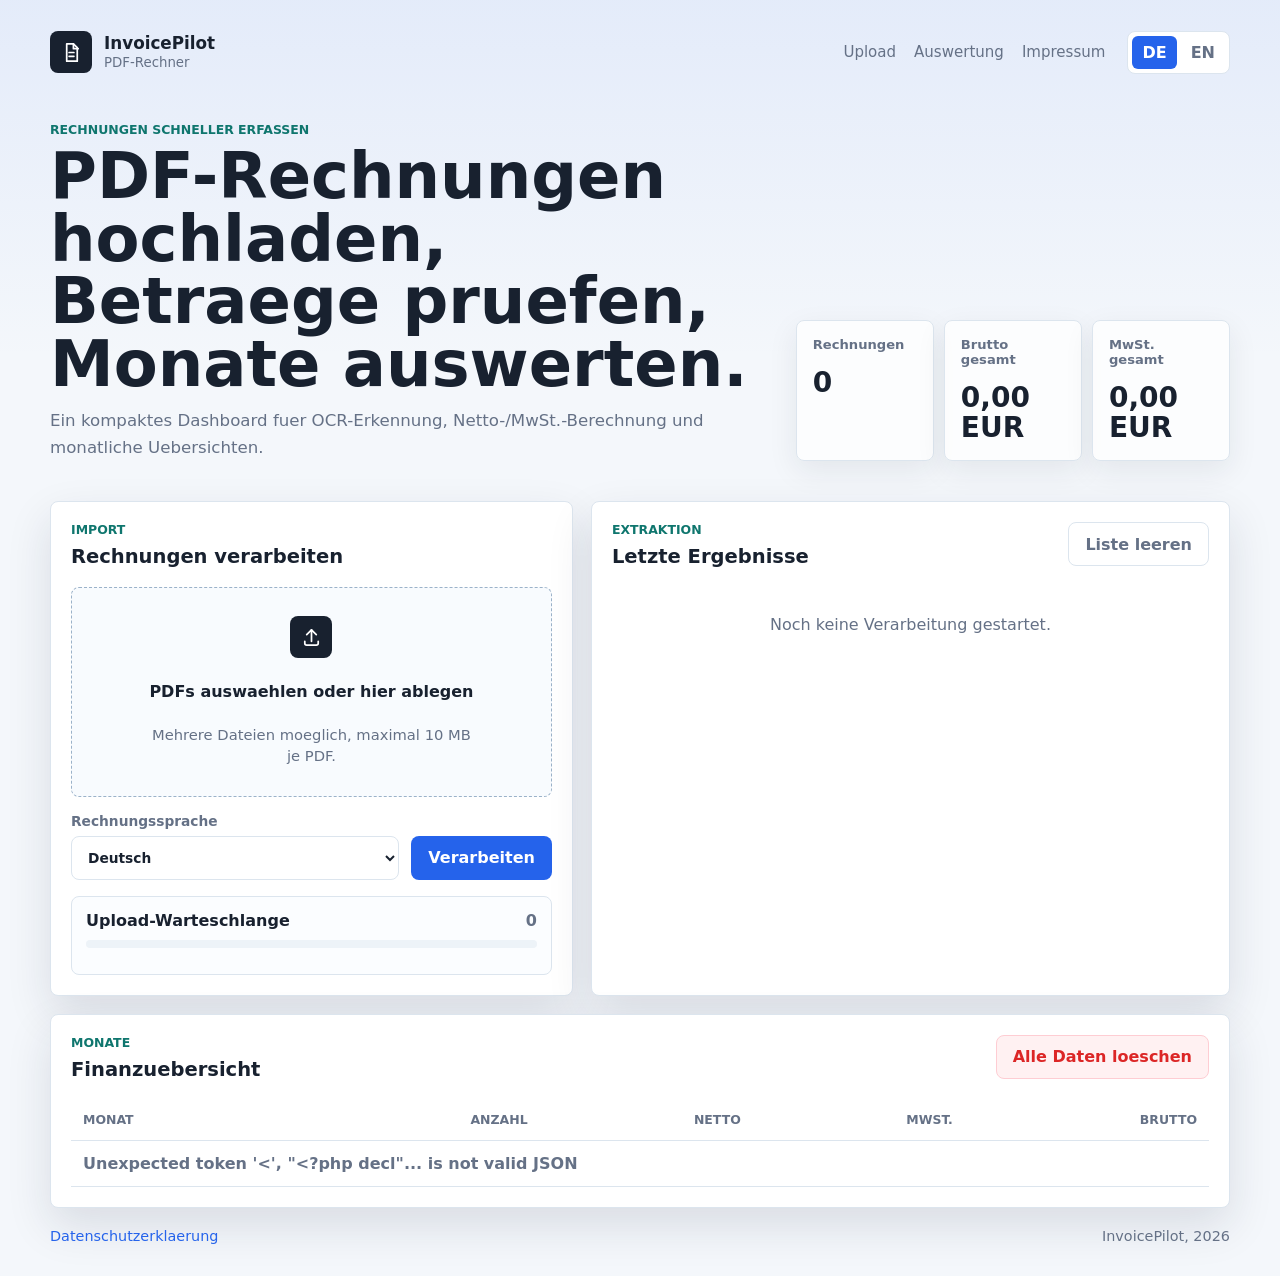
<file: index.html>
<!DOCTYPE html>
<html lang="de">
<head>
    <meta charset="UTF-8">
    <meta name="viewport" content="width=device-width, initial-scale=1.0">
    <title>InvoicePilot - PDF-Rechner</title>
    <link rel="stylesheet" href="style.css">
</head>
<body>
    <div class="app-shell">
        <header class="topbar">
            <a class="brand" href="index.html" aria-label="InvoicePilot Startseite">
                <span class="brand-mark" aria-hidden="true">
                    <svg viewBox="0 0 24 24" role="img">
                        <path d="M7 3h7l4 4v14H7V3Z"></path>
                        <path d="M14 3v5h5"></path>
                        <path d="M9.5 12h5"></path>
                        <path d="M9.5 16h5"></path>
                    </svg>
                </span>
                <span>
                    <strong>InvoicePilot</strong>
                    <small data-i18n="brandSubtitle">PDF-Rechner</small>
                </span>
            </a>

            <nav class="topnav" aria-label="Hauptnavigation">
                <a href="#upload" data-i18n="navUpload">Upload</a>
                <a href="#summary" data-i18n="navSummary">Auswertung</a>
                <a href="impressum.html">Impressum</a>
            </nav>

            <div class="language-switcher" aria-label="Sprache">
                <button type="button" class="lang-btn" id="langDe" data-lang="de">DE</button>
                <button type="button" class="lang-btn" id="langEn" data-lang="en">EN</button>
            </div>
        </header>

        <main>
            <section class="hero-section">
                <div class="hero-copy">
                    <p class="eyebrow" data-i18n="eyebrow">Rechnungen schneller erfassen</p>
                    <h1 data-i18n="heroTitle">PDF-Rechnungen hochladen, Beträge prüfen, Monate auswerten.</h1>
                    <p class="hero-text" data-i18n="heroText">Ein kompaktes Dashboard fuer OCR-Erkennung, Netto-/MwSt.-Berechnung und monatliche Uebersichten.</p>
                </div>
                <div class="metric-grid" id="metricGrid" aria-live="polite">
                    <article class="metric-tile">
                        <span data-i18n="metricInvoices">Rechnungen</span>
                        <strong id="metricInvoices">0</strong>
                    </article>
                    <article class="metric-tile">
                        <span data-i18n="metricGross">Brutto gesamt</span>
                        <strong id="metricGross">0,00 EUR</strong>
                    </article>
                    <article class="metric-tile">
                        <span data-i18n="metricVat">MwSt. gesamt</span>
                        <strong id="metricVat">0,00 EUR</strong>
                    </article>
                </div>
            </section>

            <section class="workspace-grid">
                <section class="panel upload-panel" id="upload">
                    <div class="panel-heading">
                        <div>
                            <p class="section-kicker" data-i18n="uploadKicker">Import</p>
                            <h2 data-i18n="uploadTitle">Rechnungen verarbeiten</h2>
                        </div>
                    </div>

                    <form id="uploadForm" enctype="multipart/form-data">
                        <label class="drop-zone" id="dropZone" for="pdfFile">
                            <input type="file" id="pdfFile" name="pdfFile" accept="application/pdf,.pdf" multiple required>
                            <span class="drop-icon" aria-hidden="true">
                                <svg viewBox="0 0 24 24" role="img">
                                    <path d="M12 16V4"></path>
                                    <path d="m7 9 5-5 5 5"></path>
                                    <path d="M5 16v2a2 2 0 0 0 2 2h10a2 2 0 0 0 2-2v-2"></path>
                                </svg>
                            </span>
                            <span class="drop-title" data-i18n="dropTitle">PDFs auswaehlen oder hier ablegen</span>
                            <span class="drop-help" data-i18n="dropHelp">Mehrere Dateien moeglich, maximal 10 MB je PDF.</span>
                        </label>

                        <div class="form-row">
                            <label class="field">
                                <span data-i18n="languageLabel">Rechnungssprache</span>
                                <select id="language" name="language">
                                    <option value="de">Deutsch</option>
                                    <option value="en">English</option>
                                    <option value="fr">Francais</option>
                                    <option value="es">Espanol</option>
                                    <option value="it">Italiano</option>
                                    <option value="pt">Portugues</option>
                                    <option value="nl">Nederlands</option>
                                    <option value="pl">Polski</option>
                                    <option value="tr">Turkce</option>
                                </select>
                            </label>
                            <button type="submit" class="primary-action" id="processBtn">
                                <span data-i18n="processBtn">Verarbeiten</span>
                            </button>
                        </div>
                    </form>

                    <div class="queue-panel" aria-live="polite">
                        <div class="queue-header">
                            <strong data-i18n="queueTitle">Upload-Warteschlange</strong>
                            <span id="queueCount">0</span>
                        </div>
                        <div class="progress-track" aria-hidden="true">
                            <div class="progress-fill" id="progressBar"></div>
                        </div>
                        <div class="file-list" id="fileList"></div>
                    </div>
                </section>

                <section class="panel results-panel">
                    <div class="panel-heading">
                        <div>
                            <p class="section-kicker" data-i18n="resultsKicker">Extraktion</p>
                            <h2 data-i18n="resultsTitle">Letzte Ergebnisse</h2>
                        </div>
                        <button type="button" class="ghost-action" id="clearResults" data-i18n="clearResults">Liste leeren</button>
                    </div>
                    <div class="status-message" id="uploadStatus"></div>
                    <div class="result-list" id="resultList">
                        <div class="empty-state" data-i18n="emptyResults">Noch keine Verarbeitung gestartet.</div>
                    </div>
                </section>
            </section>

            <section class="panel summary-panel" id="summary">
                <div class="panel-heading">
                    <div>
                        <p class="section-kicker" data-i18n="summaryKicker">Monate</p>
                        <h2 data-i18n="summaryTitle">Finanzuebersicht</h2>
                    </div>
                    <button type="button" class="danger-action" id="clearAll" data-i18n="deleteAll">Alle Daten loeschen</button>
                </div>

                <div class="summary-table-wrap">
                    <table class="summary-table">
                        <thead>
                            <tr>
                                <th data-i18n="monthCol">Monat</th>
                                <th data-i18n="countCol">Anzahl</th>
                                <th data-i18n="netCol">Netto</th>
                                <th data-i18n="vatCol">MwSt.</th>
                                <th data-i18n="grossCol">Brutto</th>
                            </tr>
                        </thead>
                        <tbody id="summaryBody">
                            <tr>
                                <td colspan="5" class="empty-cell" data-i18n="emptySummary">Noch keine Rechnungen verarbeitet.</td>
                            </tr>
                        </tbody>
                    </table>
                </div>
            </section>
        </main>

        <footer class="main-footer">
            <a href="datenschutzerklaerung.html">Datenschutzerklaerung</a>
            <span>InvoicePilot, 2026</span>
        </footer>
    </div>

    <script src="script.js"></script>
</body>
</html>
</file>
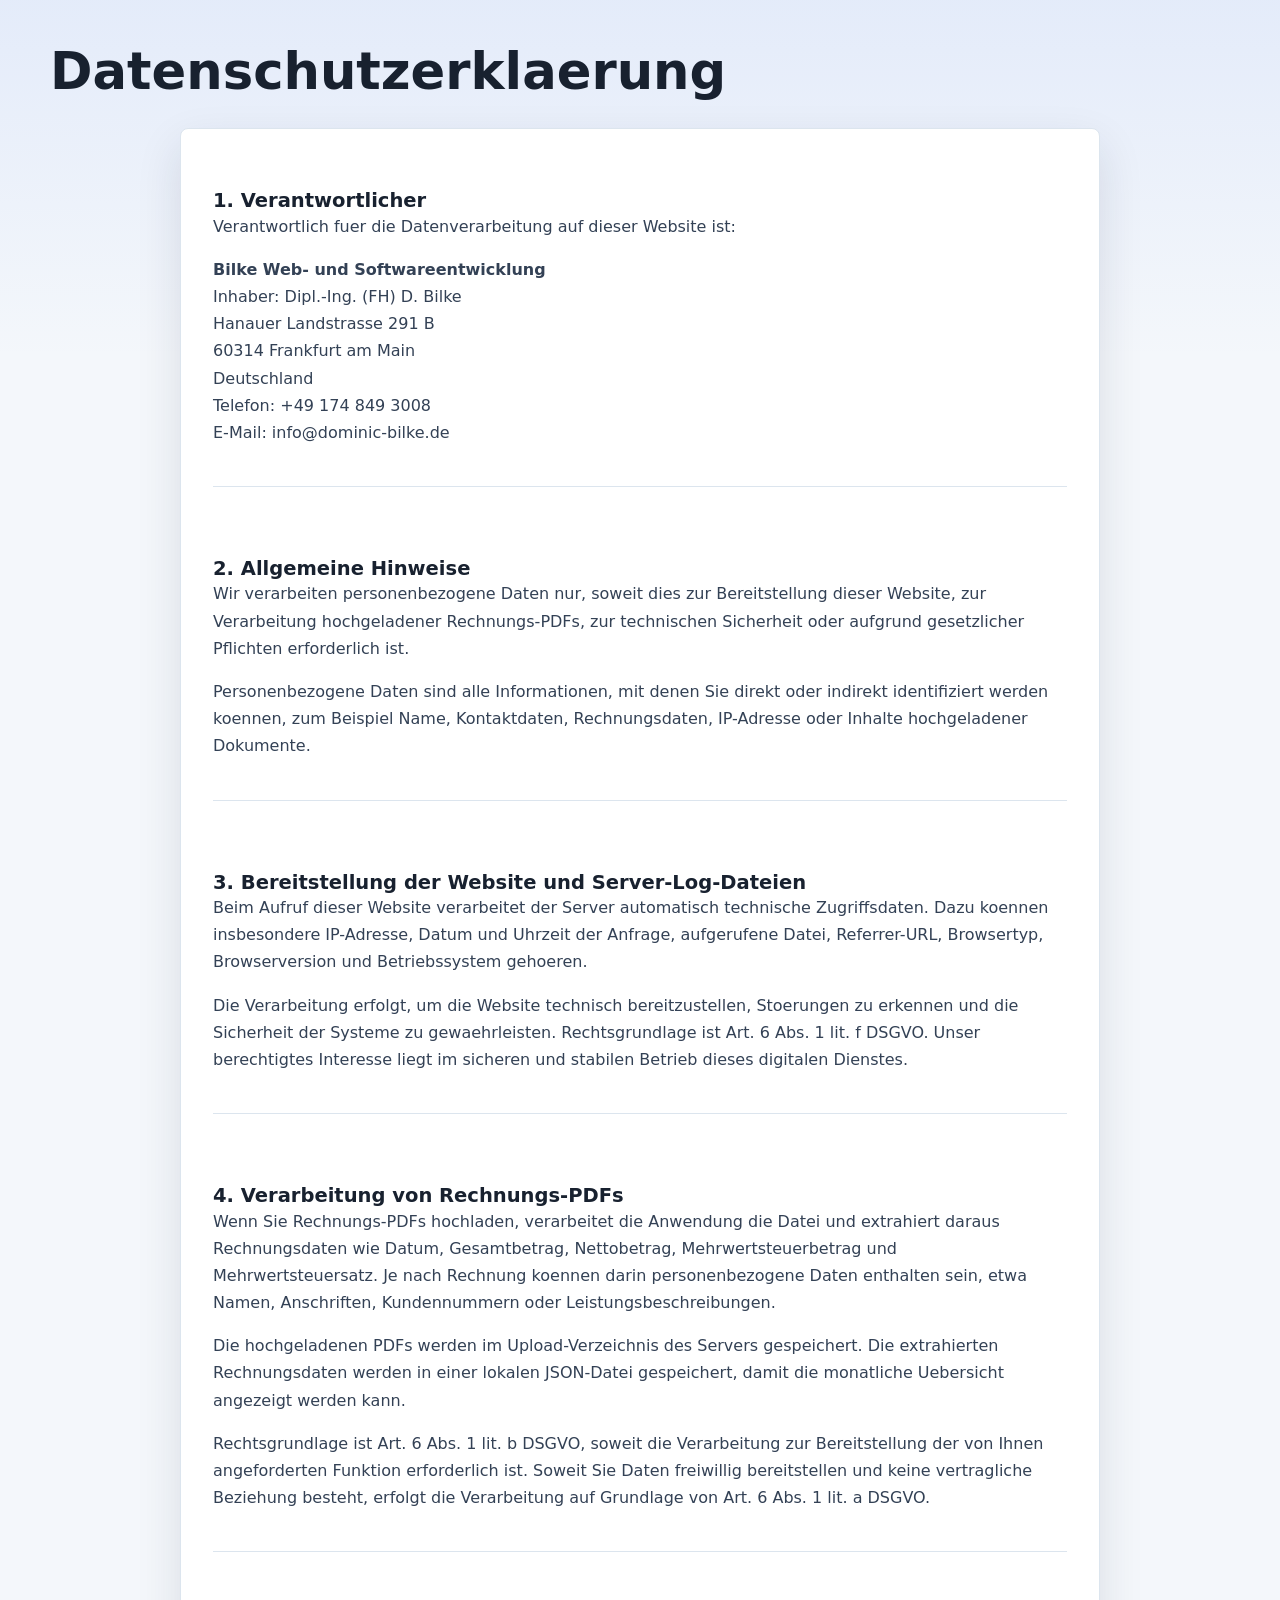
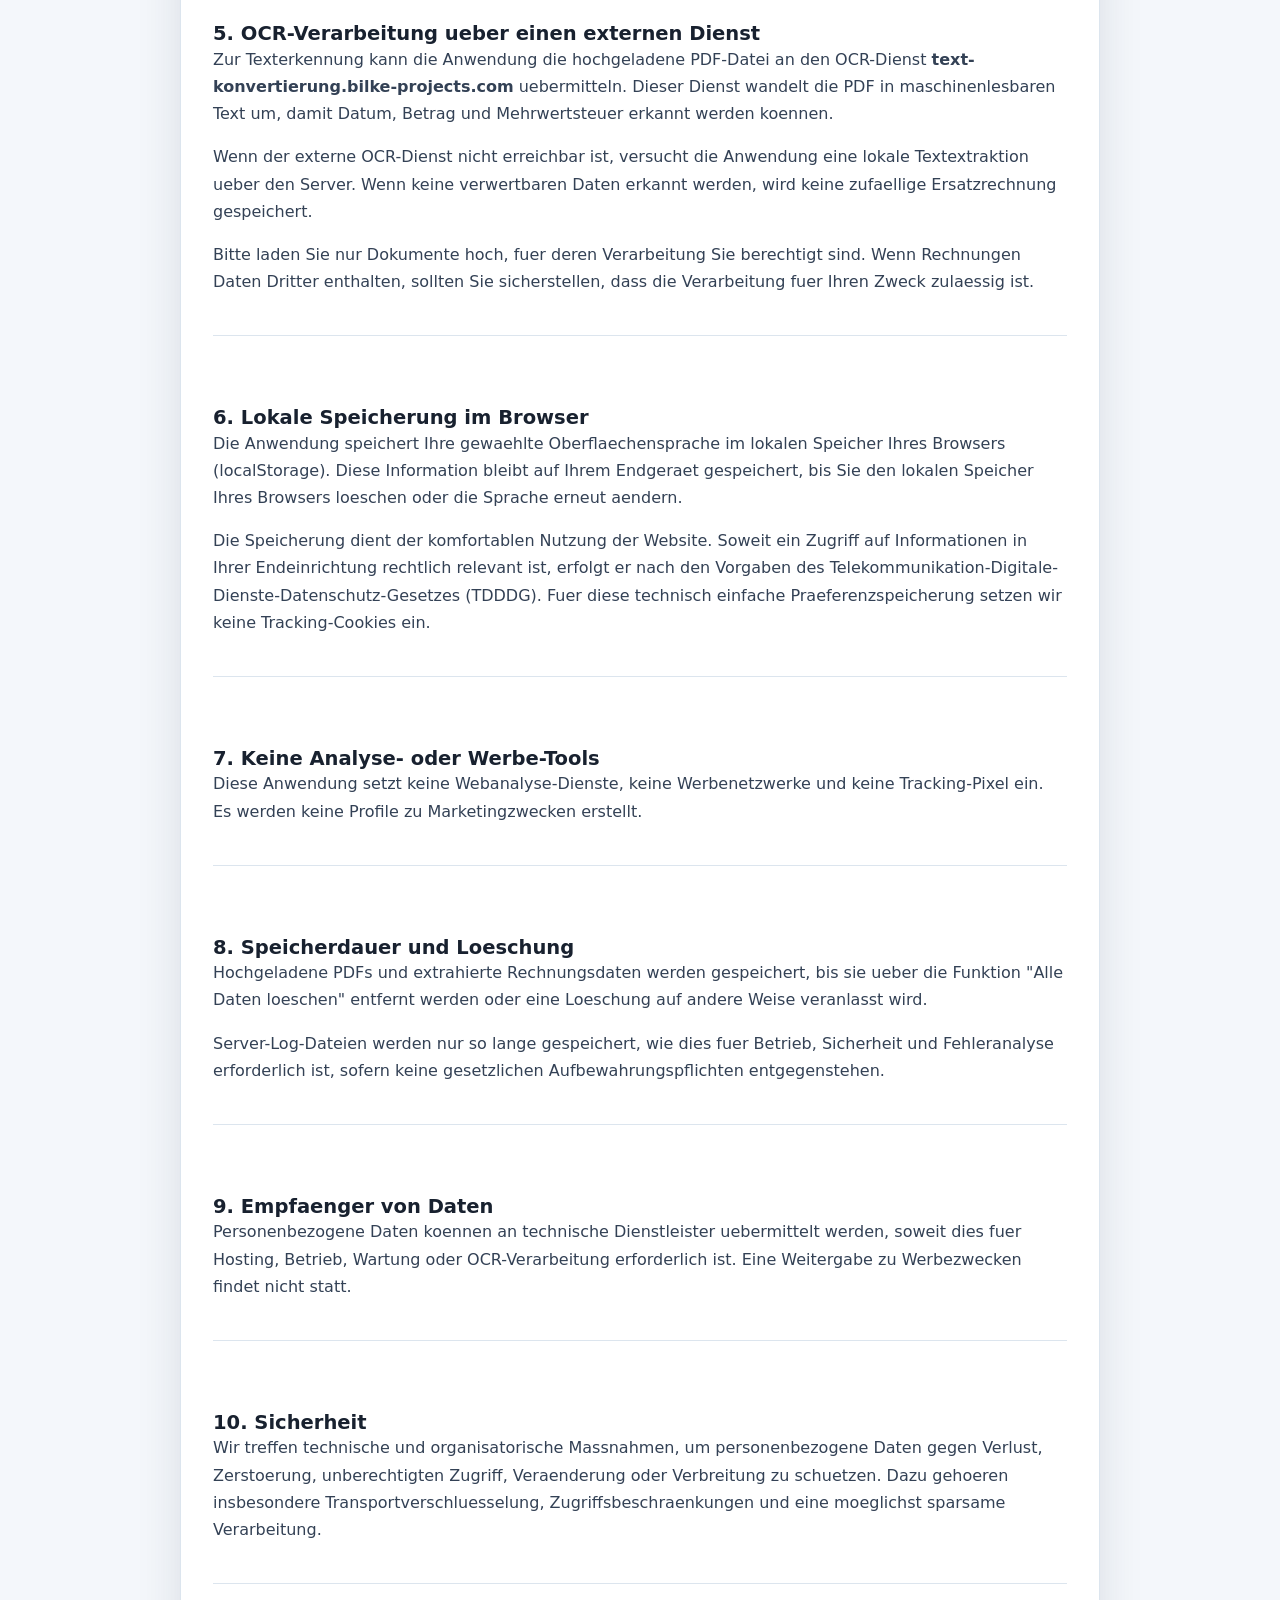
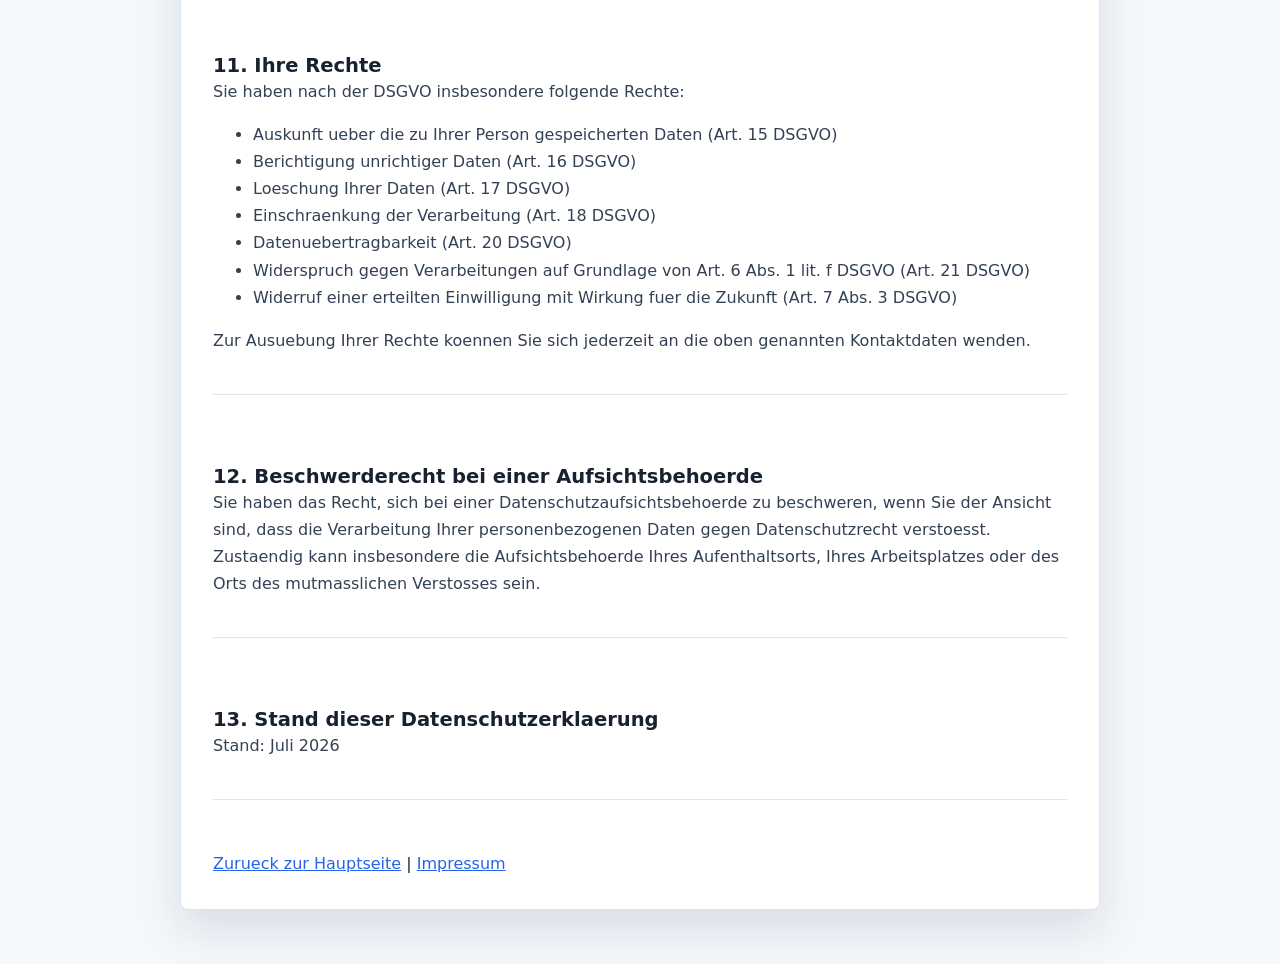
<file: datenschutzerklaerung.html>
<!DOCTYPE html>
<html lang="de">
<head>
    <meta charset="UTF-8">
    <meta name="viewport" content="width=device-width, initial-scale=1.0">
    <title>Datenschutzerklaerung - InvoicePilot</title>
    <link rel="stylesheet" href="style.css">
</head>
<body>
    <div class="container">
        <header>
            <h1>Datenschutzerklaerung</h1>
        </header>

        <main class="legal-page">
            <div class="content-section">
                <h2>1. Verantwortlicher</h2>
                <p>
                    Verantwortlich fuer die Datenverarbeitung auf dieser Website ist:
                </p>
                <p>
                    <strong>Bilke Web- und Softwareentwicklung</strong><br>
                    Inhaber: Dipl.-Ing. (FH) D. Bilke<br>
                    Hanauer Landstrasse 291 B<br>
                    60314 Frankfurt am Main<br>
                    Deutschland<br>
                    Telefon: +49 174 849 3008<br>
                    E-Mail: info@dominic-bilke.de
                </p>
            </div>

            <div class="content-section">
                <h2>2. Allgemeine Hinweise</h2>
                <p>
                    Wir verarbeiten personenbezogene Daten nur, soweit dies zur Bereitstellung dieser Website,
                    zur Verarbeitung hochgeladener Rechnungs-PDFs, zur technischen Sicherheit oder aufgrund
                    gesetzlicher Pflichten erforderlich ist.
                </p>
                <p>
                    Personenbezogene Daten sind alle Informationen, mit denen Sie direkt oder indirekt
                    identifiziert werden koennen, zum Beispiel Name, Kontaktdaten, Rechnungsdaten, IP-Adresse
                    oder Inhalte hochgeladener Dokumente.
                </p>
            </div>

            <div class="content-section">
                <h2>3. Bereitstellung der Website und Server-Log-Dateien</h2>
                <p>
                    Beim Aufruf dieser Website verarbeitet der Server automatisch technische Zugriffsdaten. Dazu
                    koennen insbesondere IP-Adresse, Datum und Uhrzeit der Anfrage, aufgerufene Datei, Referrer-URL,
                    Browsertyp, Browserversion und Betriebssystem gehoeren.
                </p>
                <p>
                    Die Verarbeitung erfolgt, um die Website technisch bereitzustellen, Stoerungen zu erkennen und
                    die Sicherheit der Systeme zu gewaehrleisten. Rechtsgrundlage ist Art. 6 Abs. 1 lit. f DSGVO.
                    Unser berechtigtes Interesse liegt im sicheren und stabilen Betrieb dieses digitalen Dienstes.
                </p>
            </div>

            <div class="content-section">
                <h2>4. Verarbeitung von Rechnungs-PDFs</h2>
                <p>
                    Wenn Sie Rechnungs-PDFs hochladen, verarbeitet die Anwendung die Datei und extrahiert daraus
                    Rechnungsdaten wie Datum, Gesamtbetrag, Nettobetrag, Mehrwertsteuerbetrag und Mehrwertsteuersatz.
                    Je nach Rechnung koennen darin personenbezogene Daten enthalten sein, etwa Namen, Anschriften,
                    Kundennummern oder Leistungsbeschreibungen.
                </p>
                <p>
                    Die hochgeladenen PDFs werden im Upload-Verzeichnis des Servers gespeichert. Die extrahierten
                    Rechnungsdaten werden in einer lokalen JSON-Datei gespeichert, damit die monatliche Uebersicht
                    angezeigt werden kann.
                </p>
                <p>
                    Rechtsgrundlage ist Art. 6 Abs. 1 lit. b DSGVO, soweit die Verarbeitung zur Bereitstellung der
                    von Ihnen angeforderten Funktion erforderlich ist. Soweit Sie Daten freiwillig bereitstellen und
                    keine vertragliche Beziehung besteht, erfolgt die Verarbeitung auf Grundlage von Art. 6 Abs. 1
                    lit. a DSGVO.
                </p>
            </div>

            <div class="content-section">
                <h2>5. OCR-Verarbeitung ueber einen externen Dienst</h2>
                <p>
                    Zur Texterkennung kann die Anwendung die hochgeladene PDF-Datei an den OCR-Dienst
                    <strong>text-konvertierung.bilke-projects.com</strong> uebermitteln. Dieser Dienst wandelt die
                    PDF in maschinenlesbaren Text um, damit Datum, Betrag und Mehrwertsteuer erkannt werden koennen.
                </p>
                <p>
                    Wenn der externe OCR-Dienst nicht erreichbar ist, versucht die Anwendung eine lokale
                    Textextraktion ueber den Server. Wenn keine verwertbaren Daten erkannt werden, wird keine
                    zufaellige Ersatzrechnung gespeichert.
                </p>
                <p>
                    Bitte laden Sie nur Dokumente hoch, fuer deren Verarbeitung Sie berechtigt sind. Wenn Rechnungen
                    Daten Dritter enthalten, sollten Sie sicherstellen, dass die Verarbeitung fuer Ihren Zweck
                    zulaessig ist.
                </p>
            </div>

            <div class="content-section">
                <h2>6. Lokale Speicherung im Browser</h2>
                <p>
                    Die Anwendung speichert Ihre gewaehlte Oberflaechensprache im lokalen Speicher Ihres Browsers
                    (localStorage). Diese Information bleibt auf Ihrem Endgeraet gespeichert, bis Sie den lokalen
                    Speicher Ihres Browsers loeschen oder die Sprache erneut aendern.
                </p>
                <p>
                    Die Speicherung dient der komfortablen Nutzung der Website. Soweit ein Zugriff auf Informationen
                    in Ihrer Endeinrichtung rechtlich relevant ist, erfolgt er nach den Vorgaben des
                    Telekommunikation-Digitale-Dienste-Datenschutz-Gesetzes (TDDDG). Fuer diese technisch einfache
                    Praeferenzspeicherung setzen wir keine Tracking-Cookies ein.
                </p>
            </div>

            <div class="content-section">
                <h2>7. Keine Analyse- oder Werbe-Tools</h2>
                <p>
                    Diese Anwendung setzt keine Webanalyse-Dienste, keine Werbenetzwerke und keine Tracking-Pixel ein.
                    Es werden keine Profile zu Marketingzwecken erstellt.
                </p>
            </div>

            <div class="content-section">
                <h2>8. Speicherdauer und Loeschung</h2>
                <p>
                    Hochgeladene PDFs und extrahierte Rechnungsdaten werden gespeichert, bis sie ueber die Funktion
                    "Alle Daten loeschen" entfernt werden oder eine Loeschung auf andere Weise veranlasst wird.
                </p>
                <p>
                    Server-Log-Dateien werden nur so lange gespeichert, wie dies fuer Betrieb, Sicherheit und
                    Fehleranalyse erforderlich ist, sofern keine gesetzlichen Aufbewahrungspflichten entgegenstehen.
                </p>
            </div>

            <div class="content-section">
                <h2>9. Empfaenger von Daten</h2>
                <p>
                    Personenbezogene Daten koennen an technische Dienstleister uebermittelt werden, soweit dies fuer
                    Hosting, Betrieb, Wartung oder OCR-Verarbeitung erforderlich ist. Eine Weitergabe zu Werbezwecken
                    findet nicht statt.
                </p>
            </div>

            <div class="content-section">
                <h2>10. Sicherheit</h2>
                <p>
                    Wir treffen technische und organisatorische Massnahmen, um personenbezogene Daten gegen Verlust,
                    Zerstoerung, unberechtigten Zugriff, Veraenderung oder Verbreitung zu schuetzen. Dazu gehoeren
                    insbesondere Transportverschluesselung, Zugriffsbeschraenkungen und eine moeglichst sparsame
                    Verarbeitung.
                </p>
            </div>

            <div class="content-section">
                <h2>11. Ihre Rechte</h2>
                <p>
                    Sie haben nach der DSGVO insbesondere folgende Rechte:
                </p>
                <ul>
                    <li>Auskunft ueber die zu Ihrer Person gespeicherten Daten (Art. 15 DSGVO)</li>
                    <li>Berichtigung unrichtiger Daten (Art. 16 DSGVO)</li>
                    <li>Loeschung Ihrer Daten (Art. 17 DSGVO)</li>
                    <li>Einschraenkung der Verarbeitung (Art. 18 DSGVO)</li>
                    <li>Datenuebertragbarkeit (Art. 20 DSGVO)</li>
                    <li>Widerspruch gegen Verarbeitungen auf Grundlage von Art. 6 Abs. 1 lit. f DSGVO (Art. 21 DSGVO)</li>
                    <li>Widerruf einer erteilten Einwilligung mit Wirkung fuer die Zukunft (Art. 7 Abs. 3 DSGVO)</li>
                </ul>
                <p>
                    Zur Ausuebung Ihrer Rechte koennen Sie sich jederzeit an die oben genannten Kontaktdaten wenden.
                </p>
            </div>

            <div class="content-section">
                <h2>12. Beschwerderecht bei einer Aufsichtsbehoerde</h2>
                <p>
                    Sie haben das Recht, sich bei einer Datenschutzaufsichtsbehoerde zu beschweren, wenn Sie der
                    Ansicht sind, dass die Verarbeitung Ihrer personenbezogenen Daten gegen Datenschutzrecht
                    verstoesst. Zustaendig kann insbesondere die Aufsichtsbehoerde Ihres Aufenthaltsorts, Ihres
                    Arbeitsplatzes oder des Orts des mutmasslichen Verstosses sein.
                </p>
            </div>

            <div class="content-section">
                <h2>13. Stand dieser Datenschutzerklaerung</h2>
                <p>Stand: Juli 2026</p>
            </div>

            <div class="footer-links">
                <a href="index.html">Zurueck zur Hauptseite</a> |
                <a href="impressum.html">Impressum</a>
            </div>
        </main>
    </div>
</body>
</html>
</file>
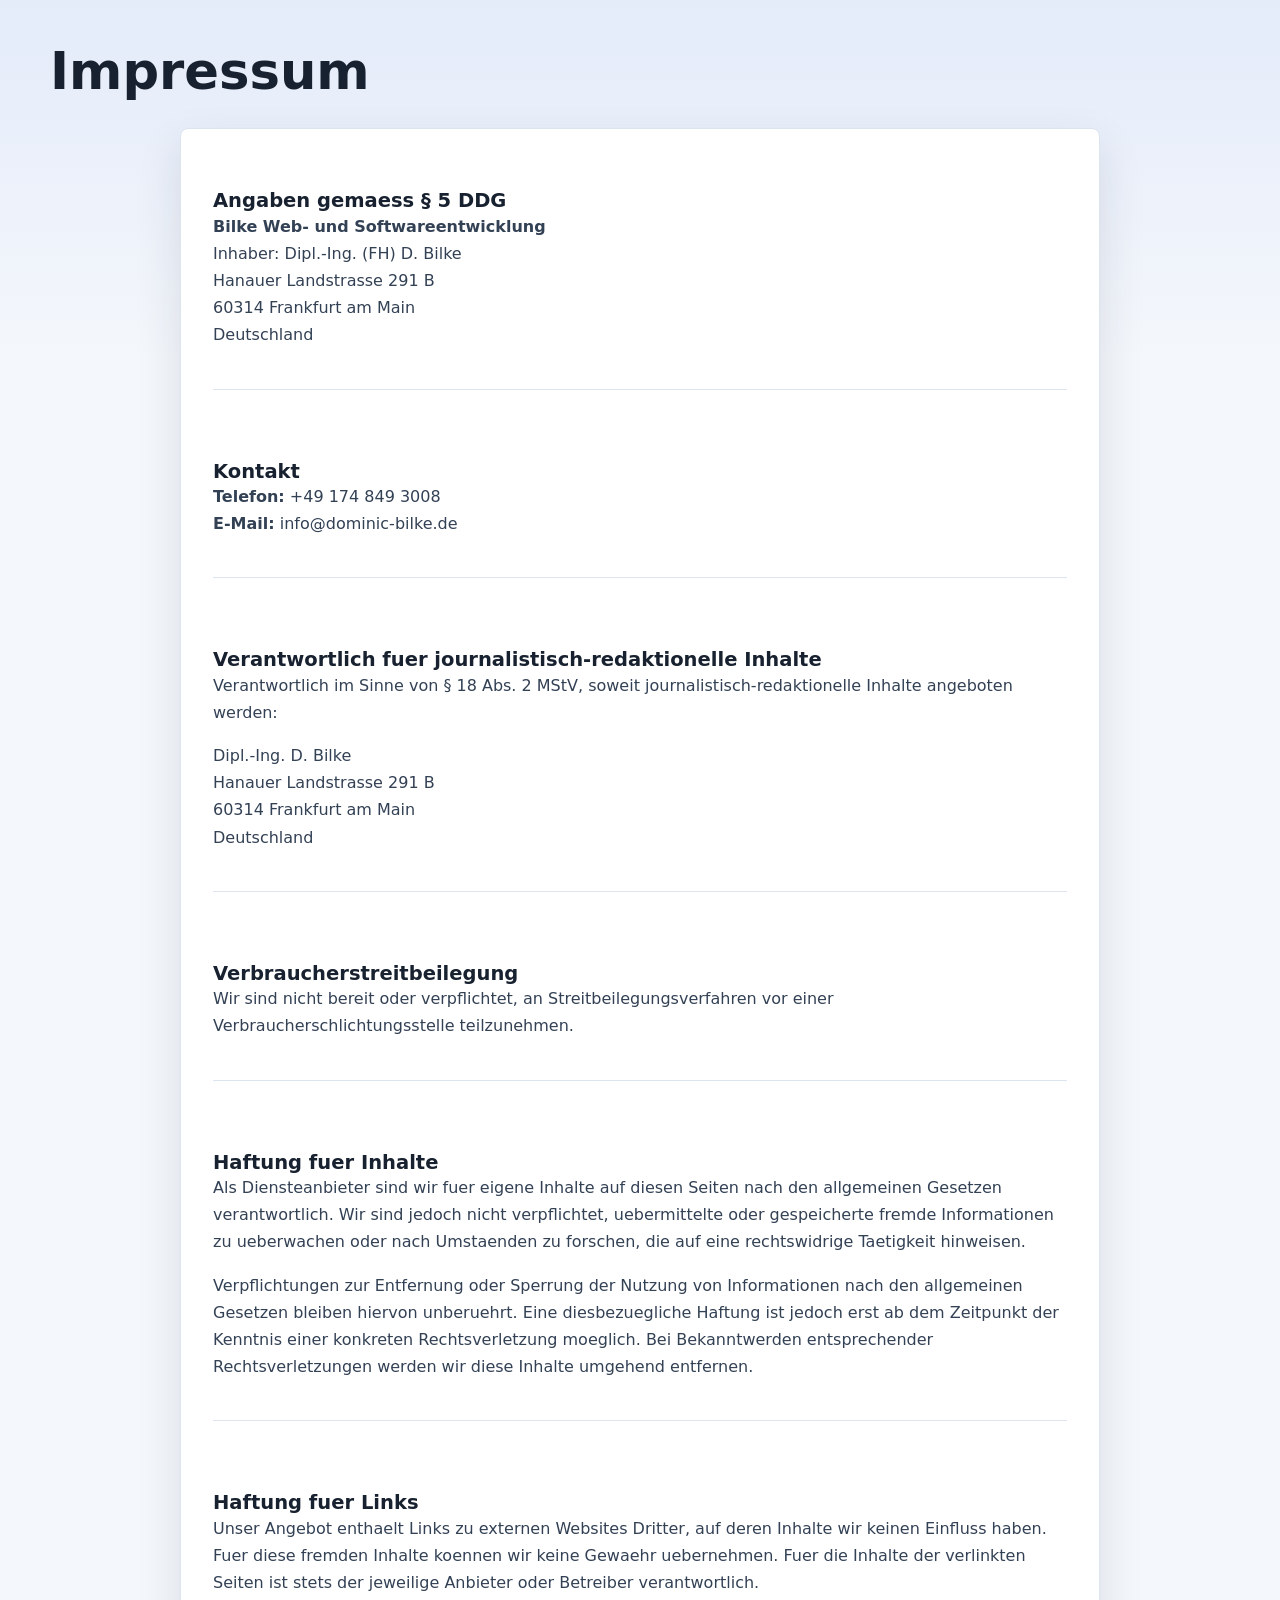
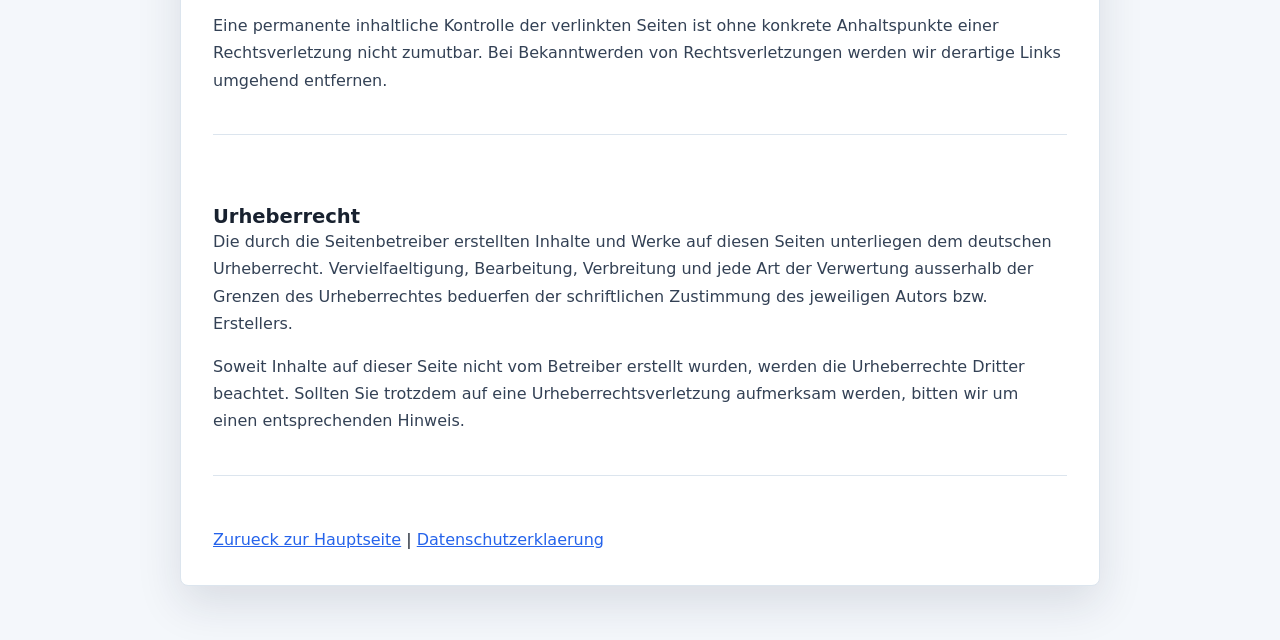
<file: impressum.html>
<!DOCTYPE html>
<html lang="de">
<head>
    <meta charset="UTF-8">
    <meta name="viewport" content="width=device-width, initial-scale=1.0">
    <title>Impressum - InvoicePilot</title>
    <link rel="stylesheet" href="style.css">
</head>
<body>
    <div class="container">
        <header>
            <h1>Impressum</h1>
        </header>

        <main class="legal-page">
            <div class="content-section">
                <h2>Angaben gemaess § 5 DDG</h2>
                <p>
                    <strong>Bilke Web- und Softwareentwicklung</strong><br>
                    Inhaber: Dipl.-Ing. (FH) D. Bilke<br>
                    Hanauer Landstrasse 291 B<br>
                    60314 Frankfurt am Main<br>
                    Deutschland
                </p>
            </div>

            <div class="content-section">
                <h2>Kontakt</h2>
                <p>
                    <strong>Telefon:</strong> +49 174 849 3008<br>
                    <strong>E-Mail:</strong> info@dominic-bilke.de
                </p>
            </div>

            <div class="content-section">
                <h2>Verantwortlich fuer journalistisch-redaktionelle Inhalte</h2>
                <p>
                    Verantwortlich im Sinne von § 18 Abs. 2 MStV, soweit journalistisch-redaktionelle Inhalte
                    angeboten werden:
                </p>
                <p>
                    Dipl.-Ing. D. Bilke<br>
                    Hanauer Landstrasse 291 B<br>
                    60314 Frankfurt am Main<br>
                    Deutschland
                </p>
            </div>

            <div class="content-section">
                <h2>Verbraucherstreitbeilegung</h2>
                <p>
                    Wir sind nicht bereit oder verpflichtet, an Streitbeilegungsverfahren vor einer
                    Verbraucherschlichtungsstelle teilzunehmen.
                </p>
            </div>

            <div class="content-section">
                <h2>Haftung fuer Inhalte</h2>
                <p>
                    Als Diensteanbieter sind wir fuer eigene Inhalte auf diesen Seiten nach den allgemeinen
                    Gesetzen verantwortlich. Wir sind jedoch nicht verpflichtet, uebermittelte oder gespeicherte
                    fremde Informationen zu ueberwachen oder nach Umstaenden zu forschen, die auf eine
                    rechtswidrige Taetigkeit hinweisen.
                </p>
                <p>
                    Verpflichtungen zur Entfernung oder Sperrung der Nutzung von Informationen nach den
                    allgemeinen Gesetzen bleiben hiervon unberuehrt. Eine diesbezuegliche Haftung ist jedoch
                    erst ab dem Zeitpunkt der Kenntnis einer konkreten Rechtsverletzung moeglich. Bei
                    Bekanntwerden entsprechender Rechtsverletzungen werden wir diese Inhalte umgehend entfernen.
                </p>
            </div>

            <div class="content-section">
                <h2>Haftung fuer Links</h2>
                <p>
                    Unser Angebot enthaelt Links zu externen Websites Dritter, auf deren Inhalte wir keinen
                    Einfluss haben. Fuer diese fremden Inhalte koennen wir keine Gewaehr uebernehmen. Fuer die
                    Inhalte der verlinkten Seiten ist stets der jeweilige Anbieter oder Betreiber verantwortlich.
                </p>
                <p>
                    Eine permanente inhaltliche Kontrolle der verlinkten Seiten ist ohne konkrete Anhaltspunkte
                    einer Rechtsverletzung nicht zumutbar. Bei Bekanntwerden von Rechtsverletzungen werden wir
                    derartige Links umgehend entfernen.
                </p>
            </div>

            <div class="content-section">
                <h2>Urheberrecht</h2>
                <p>
                    Die durch die Seitenbetreiber erstellten Inhalte und Werke auf diesen Seiten unterliegen dem
                    deutschen Urheberrecht. Vervielfaeltigung, Bearbeitung, Verbreitung und jede Art der
                    Verwertung ausserhalb der Grenzen des Urheberrechtes beduerfen der schriftlichen Zustimmung
                    des jeweiligen Autors bzw. Erstellers.
                </p>
                <p>
                    Soweit Inhalte auf dieser Seite nicht vom Betreiber erstellt wurden, werden die Urheberrechte
                    Dritter beachtet. Sollten Sie trotzdem auf eine Urheberrechtsverletzung aufmerksam werden,
                    bitten wir um einen entsprechenden Hinweis.
                </p>
            </div>

            <div class="footer-links">
                <a href="index.html">Zurueck zur Hauptseite</a> |
                <a href="datenschutzerklaerung.html">Datenschutzerklaerung</a>
            </div>
        </main>
    </div>
</body>
</html>
</file>
<file: style.css>
:root {
    --bg: #f4f7fb;
    --surface: #ffffff;
    --surface-muted: #edf3f8;
    --ink: #18212f;
    --muted: #657186;
    --line: #dce5ee;
    --blue: #2563eb;
    --blue-dark: #1d4ed8;
    --teal: #0f766e;
    --amber: #b45309;
    --red: #dc2626;
    --green: #15803d;
    --shadow: 0 18px 45px rgba(25, 37, 56, 0.12);
    --radius: 8px;
}

* {
    box-sizing: border-box;
}

html {
    scroll-behavior: smooth;
}

body {
    margin: 0;
    min-height: 100vh;
    background:
        linear-gradient(180deg, rgba(37, 99, 235, 0.08), transparent 360px),
        var(--bg);
    color: var(--ink);
    font-family: Inter, ui-sans-serif, system-ui, -apple-system, BlinkMacSystemFont, "Segoe UI", sans-serif;
}

button,
input,
select {
    font: inherit;
}

button {
    cursor: pointer;
}

a {
    color: inherit;
}

.app-shell {
    width: min(1180px, calc(100% - 32px));
    margin: 0 auto;
    padding: 18px 0 32px;
}

.container {
    width: min(1180px, calc(100% - 32px));
    margin: 0 auto;
    padding: 18px 0 32px;
}

.container > header {
    padding: 28px 0 10px;
}

.container > header h1 {
    margin: 0;
    font-size: clamp(2rem, 4vw, 3.4rem);
}

.topbar {
    min-height: 68px;
    display: grid;
    grid-template-columns: minmax(210px, 1fr) auto auto;
    align-items: center;
    gap: 22px;
    padding: 12px 0;
}

.brand {
    display: inline-flex;
    align-items: center;
    gap: 12px;
    text-decoration: none;
}

.brand-mark,
.drop-icon {
    display: inline-grid;
    place-items: center;
    width: 42px;
    height: 42px;
    border-radius: var(--radius);
    background: var(--ink);
    color: white;
}

.brand-mark svg,
.drop-icon svg {
    width: 23px;
    height: 23px;
    fill: none;
    stroke: currentColor;
    stroke-width: 1.8;
    stroke-linecap: round;
    stroke-linejoin: round;
}

.brand strong {
    display: block;
    line-height: 1.1;
    font-size: 1.05rem;
}

.brand small {
    display: block;
    margin-top: 2px;
    color: var(--muted);
}

.topnav {
    display: flex;
    align-items: center;
    gap: 18px;
    color: var(--muted);
    font-size: 0.94rem;
}

.topnav a {
    text-decoration: none;
}

.topnav a:hover {
    color: var(--blue);
}

.language-switcher {
    display: flex;
    align-items: center;
    gap: 4px;
    padding: 4px;
    border: 1px solid var(--line);
    border-radius: var(--radius);
    background: var(--surface);
}

.lang-btn {
    min-width: 42px;
    border: 0;
    border-radius: 6px;
    padding: 7px 10px;
    background: transparent;
    color: var(--muted);
    font-weight: 700;
}

.lang-btn.active {
    background: var(--blue);
    color: white;
}

main {
    display: grid;
    gap: 18px;
}

.hero-section {
    display: grid;
    grid-template-columns: minmax(0, 1.25fr) minmax(320px, 0.75fr);
    align-items: end;
    gap: 22px;
    padding: 36px 0 22px;
}

.eyebrow,
.section-kicker {
    margin: 0 0 8px;
    color: var(--teal);
    font-size: 0.78rem;
    font-weight: 800;
    letter-spacing: 0;
    text-transform: uppercase;
}

h1,
h2,
p {
    margin-top: 0;
}

h1 {
    max-width: 780px;
    margin-bottom: 12px;
    font-size: clamp(2.2rem, 5vw, 4.45rem);
    line-height: 0.98;
    letter-spacing: 0;
}

h2 {
    margin-bottom: 0;
    font-size: 1.22rem;
    line-height: 1.2;
}

.hero-text {
    max-width: 660px;
    margin-bottom: 0;
    color: var(--muted);
    font-size: 1.04rem;
    line-height: 1.6;
}

.metric-grid {
    display: grid;
    grid-template-columns: repeat(3, minmax(0, 1fr));
    gap: 10px;
}

.metric-tile {
    min-height: 112px;
    padding: 16px;
    border: 1px solid var(--line);
    border-radius: var(--radius);
    background: rgba(255, 255, 255, 0.78);
    box-shadow: 0 10px 30px rgba(25, 37, 56, 0.08);
}

.metric-tile span {
    display: block;
    color: var(--muted);
    font-size: 0.82rem;
    font-weight: 700;
}

.metric-tile strong {
    display: block;
    margin-top: 16px;
    font-size: clamp(1.2rem, 2.2vw, 1.75rem);
    line-height: 1.1;
}

.workspace-grid {
    display: grid;
    grid-template-columns: minmax(340px, 0.9fr) minmax(0, 1.1fr);
    gap: 18px;
}

.panel {
    border: 1px solid var(--line);
    border-radius: var(--radius);
    background: var(--surface);
    box-shadow: var(--shadow);
}

.upload-panel,
.results-panel,
.summary-panel {
    padding: 20px;
}

.panel-heading {
    display: flex;
    align-items: flex-start;
    justify-content: space-between;
    gap: 16px;
    margin-bottom: 18px;
}

.drop-zone {
    display: grid;
    place-items: center;
    gap: 10px;
    min-height: 210px;
    padding: 22px;
    border: 1.5px dashed #9bb2c9;
    border-radius: var(--radius);
    background: #f8fbfe;
    text-align: center;
    transition: border-color 160ms ease, background 160ms ease, box-shadow 160ms ease;
}

.drop-zone:hover,
.drop-zone.drag-over {
    border-color: var(--blue);
    background: #eef5ff;
    box-shadow: inset 0 0 0 1px rgba(37, 99, 235, 0.12);
}

.drop-zone input {
    position: absolute;
    width: 1px;
    height: 1px;
    overflow: hidden;
    clip: rect(0, 0, 0, 0);
}

.drop-title {
    font-weight: 800;
}

.drop-help {
    max-width: 320px;
    color: var(--muted);
    font-size: 0.92rem;
    line-height: 1.45;
}

.form-row {
    display: grid;
    grid-template-columns: minmax(0, 1fr) auto;
    gap: 12px;
    align-items: end;
    margin-top: 16px;
}

.field {
    display: grid;
    gap: 7px;
    color: var(--muted);
    font-size: 0.86rem;
    font-weight: 700;
}

select {
    width: 100%;
    min-height: 44px;
    border: 1px solid var(--line);
    border-radius: var(--radius);
    background: white;
    color: var(--ink);
    padding: 0 12px;
}

.primary-action,
.ghost-action,
.danger-action {
    min-height: 44px;
    border-radius: var(--radius);
    border: 1px solid transparent;
    padding: 0 16px;
    font-weight: 800;
    white-space: nowrap;
}

.primary-action {
    background: var(--blue);
    color: white;
}

.primary-action:hover {
    background: var(--blue-dark);
}

.primary-action:disabled {
    background: #9bb2c9;
    cursor: not-allowed;
}

.ghost-action {
    background: white;
    border-color: var(--line);
    color: var(--muted);
}

.ghost-action:hover {
    color: var(--ink);
    border-color: #b9c8d7;
}

.danger-action {
    background: #fff1f2;
    border-color: #fecdd3;
    color: var(--red);
}

.danger-action:hover {
    background: #ffe4e6;
}

.queue-panel {
    margin-top: 16px;
    border: 1px solid var(--line);
    border-radius: var(--radius);
    background: #fbfdff;
}

.queue-header {
    display: flex;
    justify-content: space-between;
    gap: 12px;
    padding: 14px 14px 10px;
}

.queue-header span {
    color: var(--muted);
    font-weight: 800;
}

.progress-track {
    height: 8px;
    margin: 0 14px 12px;
    overflow: hidden;
    border-radius: 999px;
    background: var(--surface-muted);
}

.progress-fill {
    width: 0;
    height: 100%;
    border-radius: inherit;
    background: linear-gradient(90deg, var(--blue), var(--teal));
    transition: width 180ms ease;
}

.file-list,
.result-list {
    display: grid;
    gap: 10px;
}

.file-list {
    max-height: 260px;
    overflow: auto;
    padding: 0 14px 14px;
}

.file-item,
.result-card {
    border: 1px solid var(--line);
    border-radius: var(--radius);
    background: white;
}

.file-item {
    display: grid;
    grid-template-columns: minmax(0, 1fr) auto;
    gap: 12px;
    padding: 12px;
}

.file-name,
.result-title {
    overflow-wrap: anywhere;
    font-weight: 800;
}

.file-meta,
.result-meta {
    margin-top: 4px;
    color: var(--muted);
    font-size: 0.84rem;
}

.badge {
    align-self: start;
    min-width: 76px;
    border-radius: 999px;
    padding: 5px 9px;
    text-align: center;
    font-size: 0.75rem;
    font-weight: 800;
}

.badge.pending {
    background: var(--surface-muted);
    color: var(--muted);
}

.badge.processing {
    background: #dbeafe;
    color: var(--blue-dark);
}

.badge.success {
    background: #dcfce7;
    color: var(--green);
}

.badge.error {
    background: #fee2e2;
    color: var(--red);
}

.status-message {
    display: none;
    margin-bottom: 12px;
    border-radius: var(--radius);
    padding: 12px 14px;
    font-weight: 700;
}

.status-message.active {
    display: block;
}

.status-message.success {
    background: #dcfce7;
    color: var(--green);
}

.status-message.error {
    background: #fee2e2;
    color: var(--red);
}

.status-message.processing {
    background: #dbeafe;
    color: var(--blue-dark);
}

.result-card {
    padding: 14px;
}

.result-card.error {
    border-color: #fecdd3;
}

.result-grid {
    display: grid;
    grid-template-columns: repeat(4, minmax(0, 1fr));
    gap: 10px;
    margin-top: 14px;
}

.result-stat {
    border: 1px solid var(--line);
    border-radius: 6px;
    padding: 10px;
    background: #fbfdff;
}

.result-stat span {
    display: block;
    color: var(--muted);
    font-size: 0.76rem;
    font-weight: 800;
}

.result-stat strong {
    display: block;
    margin-top: 5px;
    overflow-wrap: anywhere;
    font-size: 0.98rem;
}

.empty-state,
.empty-cell {
    padding: 28px;
    color: var(--muted);
    text-align: center;
}

.summary-table-wrap {
    overflow-x: auto;
}

.summary-table {
    width: 100%;
    border-collapse: collapse;
    min-width: 720px;
}

.summary-table th,
.summary-table td {
    border-bottom: 1px solid var(--line);
    padding: 13px 12px;
    text-align: right;
}

.summary-table th:first-child,
.summary-table td:first-child {
    text-align: left;
}

.summary-table th {
    color: var(--muted);
    font-size: 0.78rem;
    text-transform: uppercase;
    letter-spacing: 0;
}

.summary-table td {
    font-weight: 700;
}

.summary-table tbody tr:hover {
    background: #f8fbfe;
}

.main-footer {
    display: flex;
    justify-content: space-between;
    gap: 16px;
    padding: 20px 0 0;
    color: var(--muted);
    font-size: 0.9rem;
}

.main-footer a {
    color: var(--blue);
    text-decoration: none;
}

.legal-page {
    max-width: 920px;
    margin: 22px auto;
    padding: 32px;
    border: 1px solid var(--line);
    border-radius: var(--radius);
    background: var(--surface);
    box-shadow: var(--shadow);
    line-height: 1.7;
}

.legal-page .content-section {
    padding-bottom: 24px;
    margin-bottom: 24px;
    border-bottom: 1px solid var(--line);
}

.legal-page .content-section:last-child {
    border-bottom: 0;
}

.legal-page h2,
.legal-page h3 {
    margin-top: 28px;
}

.legal-page p,
.legal-page li {
    color: #334155;
}

.legal-page a {
    color: var(--blue);
}

.legal-page .footer-links {
    padding-top: 8px;
}

@media (max-width: 940px) {
    .topbar,
    .hero-section,
    .workspace-grid {
        grid-template-columns: 1fr;
    }

    .topnav {
        order: 3;
        flex-wrap: wrap;
    }

    .language-switcher {
        justify-self: start;
    }

    .metric-grid {
        grid-template-columns: 1fr;
    }
}

@media (max-width: 620px) {
    .app-shell {
        width: min(100% - 20px, 1180px);
        padding-top: 10px;
    }

    .topbar {
        gap: 12px;
    }

    .form-row,
    .result-grid {
        grid-template-columns: 1fr;
    }

    .panel-heading,
    .main-footer {
        align-items: stretch;
        flex-direction: column;
    }

    .upload-panel,
    .results-panel,
    .summary-panel,
    .legal-page {
        padding: 16px;
    }
}
</file>
